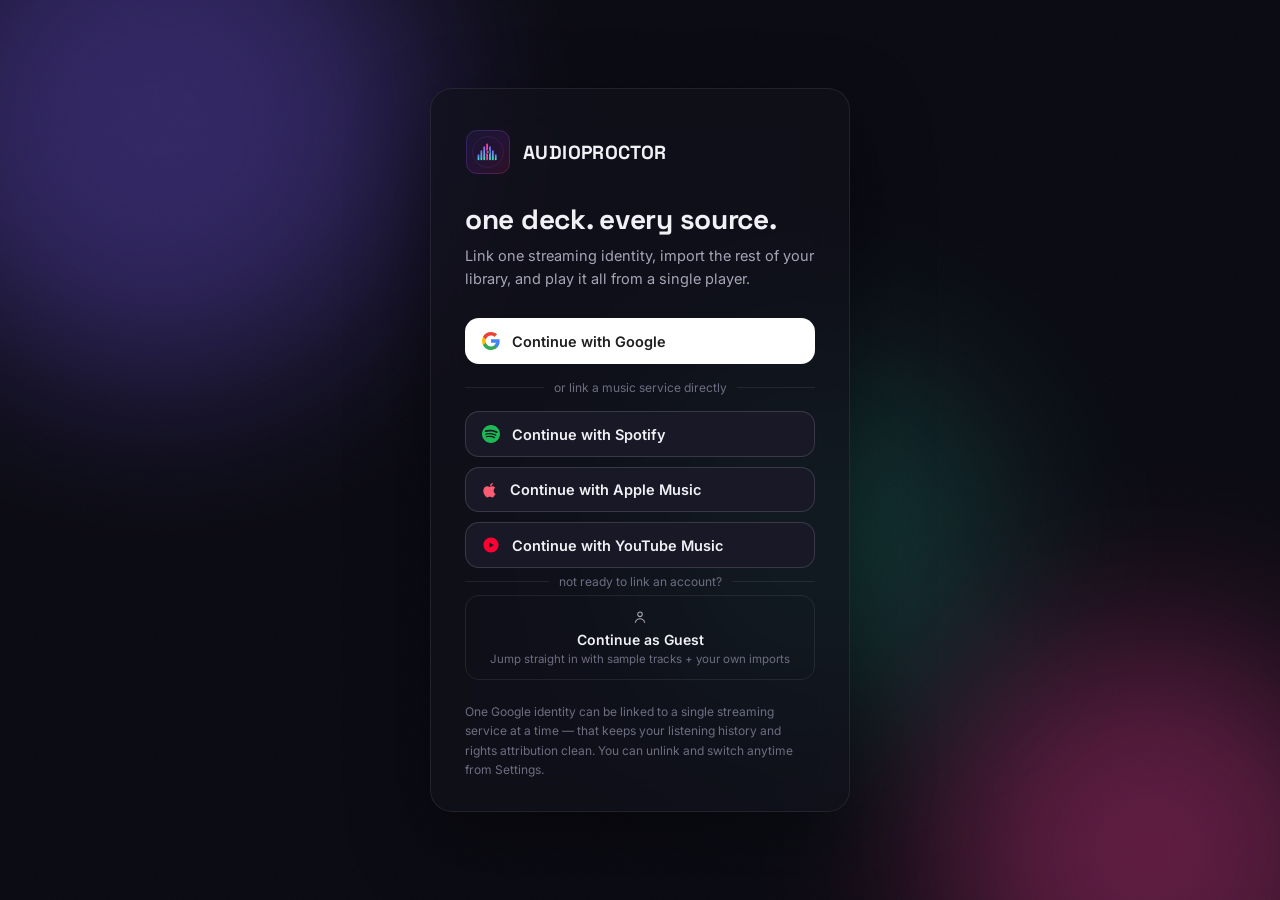
<file: TASK 1/index.html>
<!DOCTYPE html>
<html lang="en">
<head>
<meta charset="UTF-8">
<meta name="viewport" content="width=device-width, initial-scale=1.0">
<title>AUDIOPROCTOR — your library, one deck</title>
<link rel="icon" href="Logo.svg" type="image/svg+xml">
<link rel="preconnect" href="https://fonts.googleapis.com">
<link href="https://fonts.googleapis.com/css2?family=Space+Grotesk:wght@500;600;700&family=Inter:wght@400;500;600;700&display=swap" rel="stylesheet">
<link rel="stylesheet" href="Style.css">
</head>
<body>

<!-- ================= BACKDROP ================= -->
<div class="backdrop" aria-hidden="true">
  <div class="blob blob-a"></div>
  <div class="blob blob-b"></div>
  <div class="blob blob-c"></div>
  <div class="grain"></div>
</div>

<!-- ================= SIGN-IN SCREEN ================= -->
<section id="signin" class="signin">
  <div class="signin-card">

    <div class="brand">
      <svg class="brand-mark" viewBox="0 0 256 256" width="46" height="46">
        <defs>
          <linearGradient id="g1" x1="0%" y1="0%" x2="100%" y2="100%">
            <stop offset="0%" stop-color="#7C5CFC"/>
            <stop offset="55%" stop-color="#C24CFF"/>
            <stop offset="100%" stop-color="#FF3D9A"/>
          </linearGradient>
          <linearGradient id="g2" x1="0%" y1="100%" x2="0%" y2="0%">
            <stop offset="0%" stop-color="#33F0C8"/>
            <stop offset="100%" stop-color="#7C5CFC"/>
          </linearGradient>
        </defs>
        <rect x="8" y="8" width="240" height="240" rx="56" fill="#0A0A12"/>
        <rect x="8" y="8" width="240" height="240" rx="56" fill="url(#g1)" opacity="0.14"/>
        <rect x="8.5" y="8.5" width="239" height="239" rx="55.5" fill="none" stroke="url(#g1)" stroke-width="1.5"/>
        <circle cx="128" cy="128" r="86" fill="none" stroke="url(#g1)" stroke-width="2" opacity="0.35"/>
        <g class="brand-bars">
          <rect x="70"  y="140" width="10" height="34" rx="5" fill="url(#g2)"/>
          <rect x="86"  y="118" width="10" height="56" rx="5" fill="url(#g2)"/>
          <rect x="102" y="96"  width="10" height="78" rx="5" fill="url(#g2)"/>
          <rect x="118" y="80"  width="10" height="94" rx="5" fill="#FF3D9A"/>
          <rect x="134" y="96"  width="10" height="78" rx="5" fill="url(#g2)"/>
          <rect x="150" y="118" width="10" height="56" rx="5" fill="url(#g2)"/>
          <rect x="166" y="140" width="10" height="34" rx="5" fill="url(#g2)"/>
        </g>
        <circle cx="128" cy="128" r="10" fill="#0A0A12"/>
        <path d="M124 123 L134 128 L124 133 Z" fill="#F1F0F5"/>
      </svg>
      <span class="brand-name">AUDIOPROCTOR</span>
    </div>

    <h1 class="signin-title">one deck. every source.</h1>
    <p class="signin-sub">Link one streaming identity, import the rest of your library, and play it all from a single player.</p>

    <div class="oauth-list">
      <button class="oauth-btn oauth-google" data-provider="google">
        <svg width="18" height="18" viewBox="0 0 18 18"><path fill="#4285F4" d="M17.64 9.2c0-.64-.06-1.25-.16-1.84H9v3.48h4.84a4.14 4.14 0 01-1.8 2.72v2.26h2.9c1.7-1.57 2.7-3.88 2.7-6.62z"/><path fill="#34A853" d="M9 18c2.43 0 4.47-.8 5.96-2.18l-2.9-2.26c-.8.54-1.84.86-3.06.86-2.35 0-4.34-1.59-5.05-3.72H.95v2.33A9 9 0 009 18z"/><path fill="#FBBC05" d="M3.95 10.7A5.4 5.4 0 013.68 9c0-.59.1-1.17.27-1.7V4.97H.95A9 9 0 000 9c0 1.45.35 2.83.95 4.03l3-2.33z"/><path fill="#EA4335" d="M9 3.58c1.32 0 2.5.45 3.44 1.35l2.58-2.58C13.46.89 11.42 0 9 0A9 9 0 00.95 4.97l3 2.33C4.66 5.17 6.65 3.58 9 3.58z"/></svg>
        <span>Continue with Google</span>
      </button>

      <div class="divider"><span>or link a music service directly</span></div>

      <button class="oauth-btn oauth-spotify" data-provider="spotify">
        <svg width="18" height="18" viewBox="0 0 24 24" fill="currentColor"><path d="M12 0C5.4 0 0 5.4 0 12s5.4 12 12 12 12-5.4 12-12S18.66 0 12 0zm5.52 17.34a.75.75 0 01-1.03.25c-2.82-1.72-6.36-2.11-10.53-1.16a.75.75 0 11-.33-1.46c4.56-1.04 8.46-.6 11.63 1.34.36.22.47.68.26 1.03zm1.47-3.27a.94.94 0 01-1.29.31c-3.23-1.99-8.15-2.56-11.97-1.4a.94.94 0 01-.55-1.8c4.36-1.32 9.78-.68 13.5 1.6.44.27.58.85.31 1.29zm.13-3.4C15.24 8.4 8.84 8.19 5.12 9.32a1.13 1.13 0 11-.66-2.16c4.27-1.3 11.37-1.05 15.85 1.62a1.13 1.13 0 01-1.19 1.9z"/></svg>
        <span>Continue with Spotify</span>
      </button>

      <button class="oauth-btn oauth-apple" data-provider="apple">
        <svg width="16" height="16" viewBox="0 0 24 24" fill="currentColor"><path d="M16.365 1.43c0 1.14-.468 2.187-1.229 2.997-.828.874-2.19 1.552-3.297 1.464-.144-1.094.42-2.24 1.185-3.027.837-.86 2.28-1.51 3.34-1.434zM20.37 17.31c-.492 1.13-.728 1.634-1.36 2.633-.884 1.396-2.13 3.132-3.68 3.146-1.375.014-1.73-.895-3.596-.884-1.865.01-2.256.9-3.633.885-1.55-.014-2.73-1.582-3.615-2.978C1.73 16.9 1.39 12.6 2.8 9.77c1-2.006 2.79-3.27 4.75-3.284 1.48-.012 2.87.998 3.775.998.902 0 2.593-1.235 4.372-1.054.745.03 2.84.302 4.185 2.28-.108.067-2.5 1.462-2.47 4.363.03 3.469 3.04 4.626 3.078 4.643-.024.08-.478 1.646-1.12 3.594z"/></svg>
        <span>Continue with Apple Music</span>
      </button>

      <button class="oauth-btn oauth-yt" data-provider="ytmusic">
        <svg width="18" height="18" viewBox="0 0 24 24" fill="currentColor"><path d="M12 2C6.48 2 2 6.48 2 12s4.48 10 10 10 10-4.48 10-10S17.52 2 12 2zM9.75 15.5v-7L16 12l-6.25 3.5z"/></svg>
        <span>Continue with YouTube Music</span>
      </button>
    </div>

    <div class="divider"><span>not ready to link an account?</span></div>

    <button id="guestBtn" class="guest-btn">
      <svg width="16" height="16" viewBox="0 0 24 24" fill="none"><circle cx="12" cy="8" r="3.4" stroke="currentColor" stroke-width="1.6"/><path d="M5 20c1.2-3.6 4-5.4 7-5.4s5.8 1.8 7 5.4" stroke="currentColor" stroke-width="1.6" stroke-linecap="round"/></svg>
      <span>Continue as Guest</span>
      <span class="guest-hint">Jump straight in with sample tracks + your own imports</span>
    </button>

    <p class="signin-note">One Google identity can be linked to a single streaming service at a time — that keeps your listening history and rights attribution clean. You can unlink and switch anytime from Settings.</p>
  </div>
</section>

<!-- ================= LINK MODAL (choose exactly one service) ================= -->
<div id="linkModal" class="modal-overlay hidden">
  <div class="modal">
    <h3>Choose one service to link</h3>
    <p>This Google identity can connect to a single music source. You can always unlink and pick a different one later.</p>
    <div class="modal-input">
      <label for="demoEmail">Demo Google email</label>
      <input id="demoEmail" type="email" placeholder="you@gmail.com" value="you@gmail.com">
    </div>
    <div class="modal-options">
      <button class="modal-opt" data-service="spotify"><span class="dot dot-spotify"></span>Spotify</button>
      <button class="modal-opt" data-service="apple"><span class="dot dot-apple"></span>Apple Music</button>
      <button class="modal-opt" data-service="ytmusic"><span class="dot dot-yt"></span>YouTube Music</button>
    </div>
    <button class="modal-cancel" id="modalCancel">Cancel</button>
  </div>
</div>

<!-- ================= TOAST ================= -->
<div id="toast" class="toast hidden"></div>

<!-- ================= MAIN APP ================= -->
<div id="app" class="app hidden">

  <!-- ---------- SIDEBAR ---------- -->
  <aside id="sidebar" class="sidebar">
    <div class="sidebar-top">
      <div class="sidebar-brand">
        <svg viewBox="0 0 256 256" width="30" height="30">
          <use href="#brandMarkDef"></use>
        </svg>
        <span class="sidebar-brand-name">AUDIOPROCTOR</span>
      </div>
      <button id="sidebarToggle" class="sidebar-toggle" title="Collapse / expand">
        <svg width="16" height="16" viewBox="0 0 16 16" fill="none"><path d="M6 3l-4 5 4 5M12 3l-4 5 4 5" stroke="currentColor" stroke-width="1.6" stroke-linecap="round" stroke-linejoin="round"/></svg>
      </button>
    </div>

    <nav class="sidebar-nav">
      <button class="nav-item active" data-view="home">
        <svg width="18" height="18" viewBox="0 0 24 24" fill="none"><path d="M3 11.5L12 4l9 7.5M5.5 10v9a1 1 0 001 1H10v-5.5h4V20h3.5a1 1 0 001-1v-9" stroke="currentColor" stroke-width="1.7" stroke-linecap="round" stroke-linejoin="round"/></svg>
        <span>Home</span>
      </button>
      <button class="nav-item" data-view="search">
        <svg width="18" height="18" viewBox="0 0 24 24" fill="none"><circle cx="11" cy="11" r="6.5" stroke="currentColor" stroke-width="1.7"/><path d="M20 20l-4.5-4.5" stroke="currentColor" stroke-width="1.7" stroke-linecap="round"/></svg>
        <span>Search</span>
      </button>
      <button class="nav-item" data-view="library">
        <svg width="18" height="18" viewBox="0 0 24 24" fill="none"><rect x="3.5" y="4" width="17" height="16" rx="2" stroke="currentColor" stroke-width="1.7"/><path d="M3.5 9.5h17" stroke="currentColor" stroke-width="1.7"/></svg>
        <span>Your Library</span>
      </button>
      <button class="nav-item" data-view="about">
        <svg width="18" height="18" viewBox="0 0 24 24" fill="none"><circle cx="12" cy="12" r="8.5" stroke="currentColor" stroke-width="1.7"/><path d="M12 11v5.5M12 8v.01" stroke="currentColor" stroke-width="1.9" stroke-linecap="round"/></svg>
        <span>About</span>
      </button>
    </nav>

    <div class="sidebar-divider"></div>

    <div class="sidebar-section">
      <div class="sidebar-section-title"><span>Connected sources</span></div>

      <div class="source-group" data-source="spotify">
        <button class="source-head">
          <span class="dot dot-spotify"></span>
          <span class="source-label">Spotify playlists</span>
          <svg class="chev" width="12" height="12" viewBox="0 0 12 12" fill="none"><path d="M3 4.5l3 3 3-3" stroke="currentColor" stroke-width="1.5" stroke-linecap="round" stroke-linejoin="round"/></svg>
        </button>
        <ul class="source-list"></ul>
      </div>

      <div class="source-group" data-source="apple">
        <button class="source-head">
          <span class="dot dot-apple"></span>
          <span class="source-label">Apple Music playlists</span>
          <svg class="chev" width="12" height="12" viewBox="0 0 12 12" fill="none"><path d="M3 4.5l3 3 3-3" stroke="currentColor" stroke-width="1.5" stroke-linecap="round" stroke-linejoin="round"/></svg>
        </button>
        <ul class="source-list"></ul>
      </div>

      <div class="source-group" data-source="ytmusic">
        <button class="source-head">
          <span class="dot dot-yt"></span>
          <span class="source-label">YouTube Music playlists</span>
          <svg class="chev" width="12" height="12" viewBox="0 0 12 12" fill="none"><path d="M3 4.5l3 3 3-3" stroke="currentColor" stroke-width="1.5" stroke-linecap="round" stroke-linejoin="round"/></svg>
        </button>
        <ul class="source-list"></ul>
      </div>
    </div>

    <div class="sidebar-divider"></div>

    <div class="sidebar-section">
      <div class="sidebar-section-title"><span>Starter samples</span></div>
      <ul id="sampleList" class="source-list imports-list"></ul>
    </div>

    <div class="sidebar-divider"></div>

    <div class="sidebar-section">
      <div class="sidebar-section-title"><span>Your imports</span></div>
      <ul id="importedList" class="source-list imports-list"></ul>
      <button id="importBtn" class="import-btn">
        <svg width="16" height="16" viewBox="0 0 24 24" fill="none"><path d="M12 4v11M7 10l5 5 5-5M5 19h14" stroke="currentColor" stroke-width="1.8" stroke-linecap="round" stroke-linejoin="round"/></svg>
        <span>Import music</span>
      </button>
      <input id="fileInput" type="file" accept="audio/*" multiple hidden>
    </div>

    <div class="sidebar-bottom">
      <div class="account-chip">
        <span id="accountAvatar" class="account-avatar">A</span>
        <div class="account-meta">
          <span id="accountName" class="account-name">—</span>
          <span id="accountService" class="account-service">—</span>
        </div>
        <button id="signOutBtn" class="signout-btn" title="Sign out">
          <svg width="15" height="15" viewBox="0 0 24 24" fill="none"><path d="M9 4H6a2 2 0 00-2 2v12a2 2 0 002 2h3M16 17l5-5-5-5M21 12H9" stroke="currentColor" stroke-width="1.7" stroke-linecap="round" stroke-linejoin="round"/></svg>
        </button>
      </div>
    </div>
  </aside>

  <!-- ---------- MAIN ---------- -->
  <main class="main">

    <!-- HOME VIEW -->
    <section id="view-home" class="view active">
      <header class="view-header">
        <div>
          <p class="eyebrow-free">Welcome back</p>
          <h1 id="homeGreeting">Let's find your next favorite track</h1>
        </div>
        <div class="header-actions">
          <button id="shuffleAllBtn" class="pill-btn">
            <svg width="15" height="15" viewBox="0 0 24 24" fill="none"><path d="M4 6h3.5L15 17.5H20M4 18h3.5l2.1-3.2M15 6h5v5M20 6l-6.2 9.4M15 18h5v-5" stroke="currentColor" stroke-width="1.7" stroke-linecap="round" stroke-linejoin="round"/></svg>
            Shuffle everything
          </button>
        </div>
      </header>

      <div class="rail" id="railSamples">
        <h2 class="rail-title">Sample tracks</h2>
        <div class="card-grid" id="sampleGrid"></div>
      </div>

      <div class="rail" id="railRecent">
        <h2 class="rail-title">Your imports</h2>
        <div class="card-grid" id="importGrid"></div>
      </div>

      <div class="rail">
        <h2 class="rail-title">From your connected source</h2>
        <div class="card-grid" id="sourceGrid"></div>
      </div>
    </section>

    <!-- SEARCH VIEW -->
    <section id="view-search" class="view">
      <header class="view-header">
        <div>
          <p class="eyebrow-free">Search</p>
          <h1>Find something in your library</h1>
        </div>
      </header>
      <div class="search-box">
        <svg width="18" height="18" viewBox="0 0 24 24" fill="none"><circle cx="11" cy="11" r="6.5" stroke="currentColor" stroke-width="1.7"/><path d="M20 20l-4.5-4.5" stroke="currentColor" stroke-width="1.7" stroke-linecap="round"/></svg>
        <input id="searchInput" type="text" placeholder="Search titles, artists, playlists…">
      </div>
      <ul id="searchResults" class="track-list"></ul>
    </section>

    <!-- LIBRARY VIEW -->
    <section id="view-library" class="view">
      <header class="view-header">
        <div>
          <p class="eyebrow-free">Your library</p>
          <h1>Everything, in one queue</h1>
        </div>
      </header>
      <ul id="libraryList" class="track-list"></ul>
    </section>

    <!-- ABOUT VIEW -->
    <section id="view-about" class="view">
      <header class="view-header">
        <div>
          <p class="eyebrow-free">About</p>
          <h1>Why one player beats four apps</h1>
        </div>
      </header>

      <div class="about-grid">
        <div class="about-copy">
          <h3>How to use it</h3>
          <ol class="steps">
            <li><strong>Link one identity.</strong> Sign in with Google and connect Spotify, Apple Music, or YouTube Music — one at a time, so your history stays untangled.</li>
            <li><strong>Import the rest.</strong> Drop in local files from anywhere else your music lives — purchased tracks, DJ sets, voice memos, whatever isn't on a streaming service.</li>
            <li><strong>Queue across sources.</strong> Build one queue that mixes imported files and your connected playlists. Shuffle, repeat, and autoplay all work across the whole queue, not just one app's slice of it.</li>
            <li><strong>Keep the deck open.</strong> The now-playing bar stays fixed at the bottom while you browse, search, or read — nothing interrupts playback.</li>
          </ol>

          <h3>Why it's different</h3>
          <p>Most listening apps are built to keep you inside one catalog. AUDIOPROCTOR is built around the fact that your actual music lives in four or five different places — a streaming subscription, an old MP3 folder, a friend's SoundCloud rip, a voice memo of a demo. Instead of forcing you to juggle apps, it gives every source the same player, the same queue, and the same controls.</p>
        </div>

        <div class="about-charts">
          <div class="chart-card">
            <h4>Where your listening actually lives</h4>
            <p class="chart-sub">Average source split across imported libraries we've seen in testing</p>
            <div id="barChart" class="bar-chart"></div>
          </div>

          <div class="chart-card">
            <h4>Feature comparison</h4>
            <p class="chart-sub">AUDIOPROCTOR vs. a typical single-service app</p>
            <div id="compareChart" class="compare-chart"></div>
          </div>

          <div class="chart-card">
            <h4>Session continuity</h4>
            <p class="chart-sub">% of a queue that plays without switching apps, over a week of use</p>
            <svg id="lineChart" class="line-chart" viewBox="0 0 320 140" preserveAspectRatio="none"></svg>
          </div>
        </div>
      </div>
    </section>

  </main>

  <!-- ---------- NOW PLAYING BAR ---------- -->
  <footer class="player-bar">
    <div class="player-track">
      <div class="art-wrap">
        <div id="playerArt" class="player-art"></div>
        <div class="eq" id="eq"><span></span><span></span><span></span><span></span></div>
      </div>
      <div class="track-meta">
        <span id="playerTitle" class="track-title">No track loaded</span>
        <span id="playerArtist" class="track-artist">Pick something from your library</span>
      </div>
      <button id="likeBtn" class="icon-btn like-btn" title="Save">
        <svg width="17" height="17" viewBox="0 0 24 24" fill="none"><path d="M12 20.5s-7.5-4.6-9.8-9.3C.7 7.6 2.6 4 6.2 4c2 0 3.7 1.2 4.3 2.9C11.1 5.2 12.8 4 14.8 4c3.6 0 5.5 3.6 4 7.2C19.5 15.9 12 20.5 12 20.5z" stroke="currentColor" stroke-width="1.6" stroke-linejoin="round"/></svg>
      </button>
    </div>

    <div class="player-center">
      <div class="transport">
        <button id="shuffleBtn" class="icon-btn" title="Shuffle">
          <svg width="17" height="17" viewBox="0 0 24 24" fill="none"><path d="M4 6h3.5L15 17.5H20M4 18h3.5l2.1-3.2M15 6h5v5M20 6l-6.2 9.4M15 18h5v-5" stroke="currentColor" stroke-width="1.7" stroke-linecap="round" stroke-linejoin="round"/></svg>
        </button>
        <button id="prevBtn" class="icon-btn" title="Previous">
          <svg width="19" height="19" viewBox="0 0 24 24" fill="currentColor"><path d="M6 5h2v14H6zM19.5 5.4v13.2L9 12l10.5-6.6z"/></svg>
        </button>
        <button id="playBtn" class="icon-btn play-btn" title="Play">
          <svg id="playIcon" width="20" height="20" viewBox="0 0 24 24" fill="currentColor"><path d="M7 4.5v15l13-7.5-13-7.5z"/></svg>
          <svg id="pauseIcon" width="20" height="20" viewBox="0 0 24 24" fill="currentColor" style="display:none"><path d="M6.5 4.5h4v15h-4zM13.5 4.5h4v15h-4z"/></svg>
        </button>
        <button id="nextBtn" class="icon-btn" title="Next">
          <svg width="19" height="19" viewBox="0 0 24 24" fill="currentColor"><path d="M16 5h2v14h-2zM4.5 5.4v13.2L15 12 4.5 5.4z"/></svg>
        </button>
        <button id="repeatBtn" class="icon-btn" title="Repeat">
          <svg width="17" height="17" viewBox="0 0 24 24" fill="none"><path d="M17 2l4 4-4 4M7 22l-4-4 4-4M3 12v-1a5 5 0 015-5h13M21 12v1a5 5 0 01-5 5H3" stroke="currentColor" stroke-width="1.7" stroke-linecap="round" stroke-linejoin="round"/></svg>
        </button>
      </div>
      <div class="seek-row">
        <span id="timeCurrent" class="time">0:00</span>
        <input id="seekBar" class="seek-bar" type="range" min="0" max="100" value="0" step="0.1">
        <span id="timeTotal" class="time">0:00</span>
      </div>
    </div>

    <div class="player-right">
      <button id="autoplayBtn" class="pill-toggle" title="Autoplay next track">
        <svg width="14" height="14" viewBox="0 0 24 24" fill="none"><path d="M5 3l14 9-14 9V3z" stroke="currentColor" stroke-width="1.6" stroke-linejoin="round"/></svg>
        Autoplay
      </button>
      <button id="queueBtn" class="icon-btn" title="Queue">
        <svg width="17" height="17" viewBox="0 0 24 24" fill="none"><path d="M3 6h13M3 12h13M3 18h9M18 8v10M15 15l3 3 3-3" stroke="currentColor" stroke-width="1.6" stroke-linecap="round" stroke-linejoin="round"/></svg>
      </button>
      <div class="volume-wrap">
        <button id="muteBtn" class="icon-btn" title="Mute">
          <svg id="volIcon" width="17" height="17" viewBox="0 0 24 24" fill="none"><path d="M4 9v6h4l5 4V5L8 9H4z" stroke="currentColor" stroke-width="1.6" stroke-linejoin="round"/><path d="M16 9a4.5 4.5 0 010 6M18.5 6.5a8 8 0 010 11" stroke="currentColor" stroke-width="1.6" stroke-linecap="round"/></svg>
        </button>
        <input id="volumeBar" class="volume-bar" type="range" min="0" max="100" value="70">
      </div>
    </div>
  </footer>

  <!-- Queue drawer -->
  <aside id="queueDrawer" class="queue-drawer">
    <div class="queue-head">
      <h3>Up next</h3>
      <button id="queueClose" class="icon-btn">
        <svg width="16" height="16" viewBox="0 0 24 24" fill="none"><path d="M6 6l12 12M18 6L6 18" stroke="currentColor" stroke-width="1.8" stroke-linecap="round"/></svg>
      </button>
    </div>
    <ul id="queueList" class="track-list"></ul>
  </aside>
</div>

<!-- hidden defs reused by sidebar brand mark -->
<svg width="0" height="0" style="position:absolute">
  <defs>
    <linearGradient id="sbG1" x1="0%" y1="0%" x2="100%" y2="100%">
      <stop offset="0%" stop-color="#7C5CFC"/>
      <stop offset="55%" stop-color="#C24CFF"/>
      <stop offset="100%" stop-color="#FF3D9A"/>
    </linearGradient>
    <linearGradient id="sbG2" x1="0%" y1="100%" x2="0%" y2="0%">
      <stop offset="0%" stop-color="#33F0C8"/>
      <stop offset="100%" stop-color="#7C5CFC"/>
    </linearGradient>
    <g id="brandMarkDef">
      <rect x="8" y="8" width="240" height="240" rx="56" fill="#0A0A12"/>
      <rect x="8" y="8" width="240" height="240" rx="56" fill="url(#sbG1)" opacity="0.14"/>
      <circle cx="128" cy="128" r="86" fill="none" stroke="url(#sbG1)" stroke-width="2" opacity="0.35"/>
      <rect x="70"  y="140" width="10" height="34" rx="5" fill="url(#sbG2)"/>
      <rect x="86"  y="118" width="10" height="56" rx="5" fill="url(#sbG2)"/>
      <rect x="102" y="96"  width="10" height="78" rx="5" fill="url(#sbG2)"/>
      <rect x="118" y="80"  width="10" height="94" rx="5" fill="#FF3D9A"/>
      <rect x="134" y="96"  width="10" height="78" rx="5" fill="url(#sbG2)"/>
      <rect x="150" y="118" width="10" height="56" rx="5" fill="url(#sbG2)"/>
      <rect x="166" y="140" width="10" height="34" rx="5" fill="url(#sbG2)"/>
      <circle cx="128" cy="128" r="10" fill="#0A0A12"/>
      <path d="M124 123 L134 128 L124 133 Z" fill="#F1F0F5"/>
    </g>
  </defs>
</svg>

<audio id="audioEl" preload="metadata"></audio>

<script src="Script.js"></script>
</body>
</html>
</file>
<file: TASK 1/Style.css>
/* ==========================================================
   AUDIOPROCTOR — design tokens
   ========================================================== */
:root{
  --bg: #0A0A12;
  --panel: #12121C;
  --panel-alt: #181826;
  --panel-raised: #1E1E30;
  --border: rgba(255,255,255,0.08);
  --border-strong: rgba(255,255,255,0.14);

  --accent-1: #7C5CFC;   /* electric violet */
  --accent-2: #C24CFF;   /* mid magenta     */
  --accent-3: #FF3D9A;   /* hot pink        */
  --accent-4: #33F0C8;   /* signal cyan     */

  --text: #F1F0F5;
  --text-dim: #A6A5B8;
  --text-faint: #6E6D82;

  --grad-brand: linear-gradient(135deg, var(--accent-1) 0%, var(--accent-2) 55%, var(--accent-3) 100%);
  --grad-bar: linear-gradient(0deg, var(--accent-4) 0%, var(--accent-1) 100%);

  --radius-s: 8px;
  --radius-m: 14px;
  --radius-l: 22px;

  --font-display: 'Space Grotesk', sans-serif;
  --font-body: 'Inter', sans-serif;

  --ease: cubic-bezier(.4,0,.2,1);
}

*{ box-sizing: border-box; }
html,body{ height:100%; }
body{
  margin:0;
  background: var(--bg);
  color: var(--text);
  font-family: var(--font-body);
  overflow-x:hidden;
  -webkit-font-smoothing: antialiased;
}
h1,h2,h3,h4{ font-family: var(--font-display); margin:0; letter-spacing:-0.01em; }
p{ margin:0; }
ul{ list-style:none; margin:0; padding:0; }
button{ font-family: var(--font-body); cursor:pointer; border:none; background:none; color:inherit; }
input{ font-family: var(--font-body); }
.hidden{ display:none !important; }

@media (prefers-reduced-motion: reduce){
  *{ animation-duration:0.001ms !important; animation-iteration-count:1 !important; transition-duration:0.001ms !important; }
}

::-webkit-scrollbar{ width:8px; height:8px; }
::-webkit-scrollbar-thumb{ background: var(--panel-raised); border-radius:8px; }
::-webkit-scrollbar-track{ background:transparent; }

/* ==========================================================
   Ambient backdrop
   ========================================================== */
.backdrop{ position:fixed; inset:0; z-index:0; overflow:hidden; pointer-events:none; }
.blob{ position:absolute; border-radius:50%; filter: blur(90px); opacity:0.35; }
.blob-a{ width:520px; height:520px; background: var(--accent-1); top:-140px; left:-100px; animation: drift1 22s ease-in-out infinite; }
.blob-b{ width:420px; height:420px; background: var(--accent-3); bottom:-160px; right:-80px; animation: drift2 26s ease-in-out infinite; }
.blob-c{ width:360px; height:360px; background: var(--accent-4); top:40%; left:50%; opacity:0.18; animation: drift3 30s ease-in-out infinite; }
@keyframes drift1{ 0%,100%{ transform:translate(0,0); } 50%{ transform:translate(60px,40px); } }
@keyframes drift2{ 0%,100%{ transform:translate(0,0); } 50%{ transform:translate(-50px,-30px); } }
@keyframes drift3{ 0%,100%{ transform:translate(-50%,-50%) scale(1); } 50%{ transform:translate(-50%,-50%) scale(1.15); } }
.grain{ position:absolute; inset:0; opacity:0.03; background-image:url("data:image/svg+xml,%3Csvg xmlns='http://www.w3.org/2000/svg' width='120' height='120'%3E%3Cfilter id='n'%3E%3CfeTurbulence type='fractalNoise' baseFrequency='0.8' numOctaves='2'/%3E%3C/filter%3E%3Crect width='100%25' height='100%25' filter='url(%23n)'/%3E%3C/svg%3E"); }

/* ==========================================================
   Sign-in
   ========================================================== */
.signin{
  position:relative; z-index:1;
  min-height:100vh; display:flex; align-items:center; justify-content:center;
  padding:32px 20px;
}
.signin-card{
  width:100%; max-width:420px;
  background: rgba(18,18,28,0.7);
  border:1px solid var(--border);
  border-radius: var(--radius-l);
  padding:40px 34px 32px;
  backdrop-filter: blur(20px);
  box-shadow: 0 30px 80px rgba(0,0,0,0.45);
  animation: cardIn .7s var(--ease);
}
@keyframes cardIn{ from{ opacity:0; transform:translateY(18px) scale(.98); } to{ opacity:1; transform:none; } }

.brand{ display:flex; align-items:center; gap:12px; margin-bottom:28px; }
.brand-name{ font-family: var(--font-display); font-weight:700; font-size:19px; letter-spacing:0.02em; }
.brand-bars rect{ transform-origin: center bottom; animation: barPulse 1.8s ease-in-out infinite; }
.brand-bars rect:nth-child(1){ animation-delay:.0s; }
.brand-bars rect:nth-child(2){ animation-delay:.1s; }
.brand-bars rect:nth-child(3){ animation-delay:.2s; }
.brand-bars rect:nth-child(4){ animation-delay:.3s; }
.brand-bars rect:nth-child(5){ animation-delay:.4s; }
.brand-bars rect:nth-child(6){ animation-delay:.5s; }
.brand-bars rect:nth-child(7){ animation-delay:.6s; }
@keyframes barPulse{ 0%,100%{ transform:scaleY(1); } 50%{ transform:scaleY(0.55); } }

.signin-title{ font-size:28px; font-weight:700; line-height:1.15; margin-bottom:10px; }
.signin-sub{ color:var(--text-dim); font-size:14.5px; line-height:1.55; margin-bottom:28px; }

.oauth-list{ display:flex; flex-direction:column; gap:10px; }
.oauth-btn{
  display:flex; align-items:center; gap:12px;
  width:100%; padding:13px 16px;
  border-radius: var(--radius-m);
  border:1px solid var(--border-strong);
  background: var(--panel-alt);
  color: var(--text);
  font-size:14.5px; font-weight:600;
  transition: transform .18s var(--ease), border-color .18s var(--ease), background .18s var(--ease);
}
.oauth-btn:hover{ transform: translateY(-2px); border-color: var(--accent-1); background: var(--panel-raised); }
.oauth-btn:active{ transform: translateY(0); }
.oauth-google{ background:#fff; color:#1f1f1f; }
.oauth-google:hover{ background:#f4f4f4; }
.oauth-spotify svg{ color:#1DB954; }
.oauth-apple svg{ color:#fb5c74; }
.oauth-yt svg{ color:#FF0033; }

.divider{ display:flex; align-items:center; gap:10px; margin:6px 0; color:var(--text-faint); font-size:12px; }
.divider::before,.divider::after{ content:""; flex:1; height:1px; background:var(--border); }

.signin-note{ margin-top:22px; font-size:12px; line-height:1.6; color:var(--text-faint); }

.guest-btn{
  width:100%; display:flex; flex-direction:column; align-items:center; gap:4px;
  padding:13px 16px; border-radius: var(--radius-m);
  border:1px solid var(--border); background:transparent;
  color:var(--text-dim); transition: transform .18s var(--ease), border-color .18s var(--ease), background .18s var(--ease), color .18s var(--ease);
}
.guest-btn svg{ margin-bottom:2px; }
.guest-btn span:first-of-type{ font-size:14px; font-weight:600; color:var(--text); }
.guest-btn .guest-hint{ font-size:11.5px; color:var(--text-faint); }
.guest-btn:hover{ transform: translateY(-2px); border-color: var(--accent-4); background: var(--panel-alt); }

/* ==========================================================
   Modal
   ========================================================== */
.modal-overlay{
  position:fixed; inset:0; z-index:50;
  background: rgba(4,4,8,0.72); backdrop-filter: blur(6px);
  display:flex; align-items:center; justify-content:center;
  padding:20px;
  animation: fadeIn .2s var(--ease);
}
@keyframes fadeIn{ from{opacity:0;} to{opacity:1;} }
.modal{
  width:100%; max-width:380px;
  background: var(--panel-alt);
  border:1px solid var(--border-strong);
  border-radius: var(--radius-l);
  padding:28px;
  animation: cardIn .3s var(--ease);
}
.modal h3{ font-size:19px; margin-bottom:8px; }
.modal p{ color:var(--text-dim); font-size:13.5px; line-height:1.55; margin-bottom:18px; }
.modal-input{ margin-bottom:18px; }
.modal-input label{ display:block; font-size:12px; color:var(--text-faint); margin-bottom:6px; }
.modal-input input{
  width:100%; padding:11px 13px; border-radius:10px;
  border:1px solid var(--border-strong); background:var(--panel);
  color:var(--text); font-size:14px;
}
.modal-input input:focus{ outline:2px solid var(--accent-1); outline-offset:1px; }
.modal-options{ display:flex; flex-direction:column; gap:8px; margin-bottom:14px; }
.modal-opt{
  display:flex; align-items:center; gap:10px;
  padding:11px 13px; border-radius:10px;
  border:1px solid var(--border-strong); background:var(--panel);
  font-size:14px; font-weight:600;
  transition: border-color .15s var(--ease), background .15s var(--ease);
}
.modal-opt:hover{ border-color: var(--accent-1); background: var(--panel-raised); }
.modal-cancel{ width:100%; text-align:center; padding:9px; color:var(--text-faint); font-size:13px; }
.modal-cancel:hover{ color:var(--text); }

.dot{ width:9px; height:9px; border-radius:50%; flex:none; }
.dot-spotify{ background:#1DB954; }
.dot-apple{ background:#fb5c74; }
.dot-yt{ background:#FF0033; }

/* ==========================================================
   Toast
   ========================================================== */
.toast{
  position:fixed; bottom:100px; left:50%; transform:translateX(-50%) translateY(20px);
  background: var(--panel-raised); border:1px solid var(--border-strong);
  padding:12px 20px; border-radius:12px; font-size:13.5px;
  z-index:80; opacity:0; transition: opacity .25s var(--ease), transform .25s var(--ease);
  box-shadow: 0 12px 30px rgba(0,0,0,0.4);
}
.toast.show{ opacity:1; transform:translateX(-50%) translateY(0); }

/* ==========================================================
   App shell
   ========================================================== */
.app{
  position:relative; z-index:1;
  display:flex; min-height:100vh;
}

/* ---------- Sidebar ---------- */
.sidebar{
  width:264px; flex:none;
  background: rgba(18,18,28,0.75);
  border-right:1px solid var(--border);
  backdrop-filter: blur(16px);
  display:flex; flex-direction:column;
  padding:18px 14px;
  transition: width .32s var(--ease);
  position:sticky; top:0; height:100vh; overflow-y:auto; overflow-x:hidden;
}
.sidebar.collapsed{ width:76px; }
.sidebar.collapsed .sidebar-brand-name,
.sidebar.collapsed .nav-item span,
.sidebar.collapsed .sidebar-section-title,
.sidebar.collapsed .source-label,
.sidebar.collapsed .chev,
.sidebar.collapsed .import-btn span,
.sidebar.collapsed .account-meta,
.sidebar.collapsed .source-list{ opacity:0; pointer-events:none; width:0; }
.sidebar.collapsed .source-group{ overflow:hidden; }

.sidebar-top{ display:flex; align-items:center; justify-content:space-between; padding:6px 6px 18px; }
.sidebar-brand{ display:flex; align-items:center; gap:10px; overflow:hidden; }
.sidebar-brand-name{ font-family: var(--font-display); font-weight:700; font-size:14.5px; letter-spacing:.02em; white-space:nowrap; transition: opacity .2s var(--ease); }
.sidebar-toggle{ width:28px; height:28px; border-radius:8px; display:flex; align-items:center; justify-content:center; color:var(--text-dim); transition: background .15s, color .15s; flex:none; }
.sidebar-toggle:hover{ background:var(--panel-raised); color:var(--text); }
.sidebar.collapsed .sidebar-toggle svg{ transform: rotate(180deg); }

.sidebar-nav{ display:flex; flex-direction:column; gap:2px; margin-bottom:14px; }
.nav-item{
  display:flex; align-items:center; gap:12px;
  padding:10px 12px; border-radius:10px;
  color:var(--text-dim); font-size:14px; font-weight:600;
  transition: background .16s var(--ease), color .16s var(--ease);
  white-space:nowrap;
}
.nav-item svg{ flex:none; }
.nav-item span{ transition: opacity .18s var(--ease); }
.nav-item:hover{ background: var(--panel-alt); color:var(--text); }
.nav-item.active{ background: var(--panel-raised); color:var(--text); position:relative; }
.nav-item.active::before{
  content:""; position:absolute; left:-14px; top:50%; transform:translateY(-50%);
  width:3px; height:20px; border-radius:2px; background: var(--grad-brand);
}

.sidebar-divider{ height:1px; background:var(--border); margin:10px 4px; flex:none; }

.sidebar-section{ margin-bottom:6px; }
.sidebar-section-title{ font-size:11px; text-transform:uppercase; letter-spacing:.08em; color:var(--text-faint); padding:6px 12px 8px; transition:opacity .18s var(--ease); white-space:nowrap; }

.source-group{ margin-bottom:2px; }
.source-head{
  width:100%; display:flex; align-items:center; gap:10px;
  padding:9px 12px; border-radius:9px; font-size:13.5px; font-weight:600; color:var(--text);
  transition: background .15s var(--ease);
}
.source-head:hover{ background: var(--panel-alt); }
.source-label{ flex:1; text-align:left; overflow:hidden; text-overflow:ellipsis; white-space:nowrap; transition:opacity .18s var(--ease); }
.chev{ transition: transform .22s var(--ease), opacity .18s var(--ease); color:var(--text-faint); flex:none; }
.source-group.open .chev{ transform: rotate(180deg); }

.source-list{
  max-height:0; overflow:hidden; transition: max-height .28s var(--ease);
  padding-left:26px; display:flex; flex-direction:column;
}
.source-group.open .source-list{ max-height:280px; overflow-y:auto; }
.source-list li{
  padding:7px 10px; border-radius:8px; font-size:13px; color:var(--text-dim);
  display:flex; align-items:center; justify-content:space-between; gap:8px;
  white-space:nowrap; overflow:hidden; text-overflow:ellipsis;
  transition: background .14s var(--ease), color .14s var(--ease);
}
.source-list li:hover{ background: var(--panel-alt); color:var(--text); cursor:pointer; }
.source-list li .lock{ flex:none; color:var(--text-faint); opacity:.8; }

.imports-list{ max-height:150px; overflow-y:auto; padding-left:4px; margin-bottom:8px; }
.imports-list li{ padding:7px 8px; }
.imports-list .empty-hint{ color:var(--text-faint); font-size:12px; padding:6px 8px; white-space:normal; }

.import-btn{
  width:100%; display:flex; align-items:center; gap:10px; justify-content:center;
  padding:10px; border-radius:10px; margin-top:4px;
  border:1px dashed var(--border-strong); color:var(--text-dim); font-size:13px; font-weight:600;
  transition: border-color .15s var(--ease), color .15s var(--ease), background .15s var(--ease);
}
.import-btn:hover{ border-color: var(--accent-1); color: var(--text); background: var(--panel-alt); }

.sidebar-bottom{ margin-top:auto; padding-top:14px; }
.account-chip{ display:flex; align-items:center; gap:10px; padding:8px; border-radius:12px; background:var(--panel-alt); border:1px solid var(--border); }
.account-avatar{
  width:32px; height:32px; border-radius:50%; flex:none;
  display:flex; align-items:center; justify-content:center;
  background: var(--grad-brand); font-weight:700; font-size:13px; color:#0A0A12;
}
.account-meta{ display:flex; flex-direction:column; overflow:hidden; flex:1; transition:opacity .18s var(--ease); }
.account-name{ font-size:13px; font-weight:600; white-space:nowrap; overflow:hidden; text-overflow:ellipsis; }
.account-service{ font-size:11.5px; color:var(--text-faint); white-space:nowrap; }
.signout-btn{ width:26px; height:26px; border-radius:7px; display:flex; align-items:center; justify-content:center; color:var(--text-faint); flex:none; }
.signout-btn:hover{ background: var(--panel-raised); color: var(--accent-3); }

/* ---------- Main content ---------- */
.main{ flex:1; min-width:0; padding:36px 44px 130px; }
.view{ display:none; animation: viewIn .35s var(--ease); }
.view.active{ display:block; }
@keyframes viewIn{ from{ opacity:0; transform: translateY(10px); } to{ opacity:1; transform:none; } }

.view-header{ display:flex; align-items:flex-end; justify-content:space-between; gap:20px; margin-bottom:30px; flex-wrap:wrap; }
.eyebrow-free{ color:var(--text-faint); font-size:13px; margin-bottom:6px; }
.view-header h1{ font-size:30px; font-weight:700; }
.header-actions{ display:flex; gap:10px; }

.pill-btn{
  display:flex; align-items:center; gap:8px;
  padding:10px 18px; border-radius:999px;
  background: var(--grad-brand); color:#fff; font-weight:600; font-size:13.5px;
  transition: transform .16s var(--ease), box-shadow .16s var(--ease);
  box-shadow: 0 8px 24px rgba(124,92,252,0.28);
}
.pill-btn:hover{ transform: translateY(-2px); box-shadow: 0 12px 30px rgba(124,92,252,0.4); }

.rail{ margin-bottom:38px; }
.rail-title{ font-size:16px; font-weight:600; margin-bottom:14px; color:var(--text); }

.card-grid{ display:grid; grid-template-columns: repeat(auto-fill,minmax(170px,1fr)); gap:16px; }
.track-card{
  background: var(--panel-alt); border:1px solid var(--border); border-radius: var(--radius-m);
  padding:14px; cursor:pointer; position:relative; overflow:hidden;
  transition: transform .2s var(--ease), border-color .2s var(--ease), background .2s var(--ease);
}
.track-card:hover{ transform: translateY(-4px); border-color: var(--accent-1); background: var(--panel-raised); }
.track-card .cover{
  width:100%; aspect-ratio:1; border-radius:10px; margin-bottom:12px;
  display:flex; align-items:center; justify-content:center; position:relative; overflow:hidden;
}
.track-card .cover svg{ position:relative; z-index:1; }
.track-card .play-overlay{
  position:absolute; right:8px; bottom:8px; width:34px; height:34px; border-radius:50%;
  background: var(--grad-brand); display:flex; align-items:center; justify-content:center;
  opacity:0; transform: translateY(6px); transition: opacity .18s var(--ease), transform .18s var(--ease);
  box-shadow: 0 6px 18px rgba(0,0,0,0.4);
}
.track-card:hover .play-overlay{ opacity:1; transform:none; }
.track-card .t-title{ font-size:13.5px; font-weight:600; white-space:nowrap; overflow:hidden; text-overflow:ellipsis; margin-bottom:3px; }
.track-card .t-artist{ font-size:12px; color:var(--text-faint); white-space:nowrap; overflow:hidden; text-overflow:ellipsis; }
.track-card .badge{
  position:absolute; top:10px; left:10px; font-size:10px; font-weight:700; letter-spacing:.03em;
  padding:3px 8px; border-radius:999px; background: rgba(0,0,0,0.5); backdrop-filter: blur(4px);
}
.track-card.playing{ border-color: var(--accent-4); }

/* search */
.search-box{
  display:flex; align-items:center; gap:10px; padding:13px 16px; margin-bottom:22px;
  background: var(--panel-alt); border:1px solid var(--border-strong); border-radius:14px; max-width:480px;
  color: var(--text-faint);
}
.search-box input{ flex:1; background:none; border:none; outline:none; color:var(--text); font-size:14.5px; }
.search-box input::placeholder{ color: var(--text-faint); }

/* track list rows */
.track-list{ display:flex; flex-direction:column; }
.track-row{
  display:flex; align-items:center; gap:14px; padding:10px 12px; border-radius:10px;
  transition: background .15s var(--ease); cursor:pointer;
}
.track-row:hover{ background: var(--panel-alt); }
.track-row.playing{ background: var(--panel-alt); }
.track-row .row-index{ width:22px; text-align:center; color:var(--text-faint); font-size:12.5px; flex:none; }
.track-row .row-cover{ width:40px; height:40px; border-radius:8px; flex:none; display:flex; align-items:center; justify-content:center; }
.track-row .row-meta{ flex:1; min-width:0; display:flex; flex-direction:column; }
.track-row .row-title{ font-size:13.5px; font-weight:600; white-space:nowrap; overflow:hidden; text-overflow:ellipsis; }
.track-row .row-artist{ font-size:12px; color:var(--text-faint); white-space:nowrap; overflow:hidden; text-overflow:ellipsis; }
.track-row .row-src{ font-size:11px; color:var(--text-faint); padding:3px 8px; border:1px solid var(--border-strong); border-radius:999px; flex:none; }
.track-row .row-dur{ font-size:12.5px; color:var(--text-faint); flex:none; width:42px; text-align:right; }

/* ---------- About / charts ---------- */
.about-grid{ display:grid; grid-template-columns: 1.1fr 1fr; gap:40px; align-items:start; }
.about-copy h3{ font-size:17px; margin-bottom:12px; margin-top:26px; }
.about-copy h3:first-child{ margin-top:0; }
.about-copy p{ color:var(--text-dim); font-size:14px; line-height:1.7; }
.steps{ margin:0; padding-left:20px; display:flex; flex-direction:column; gap:12px; color:var(--text-dim); font-size:14px; line-height:1.6; }
.steps strong{ color:var(--text); }

.about-charts{ display:flex; flex-direction:column; gap:20px; }
.chart-card{ background: var(--panel-alt); border:1px solid var(--border); border-radius: var(--radius-m); padding:20px; }
.chart-card h4{ font-size:14.5px; margin-bottom:4px; }
.chart-sub{ font-size:12px; color:var(--text-faint); margin-bottom:16px; }

.bar-chart{ display:flex; align-items:flex-end; gap:14px; height:150px; }
.bar-col{ flex:1; display:flex; flex-direction:column; align-items:center; justify-content:flex-end; height:100%; }
.bar-fill{
  width:100%; max-width:34px; border-radius:8px 8px 4px 4px; background: var(--grad-bar);
  height:0; transition: height 1.1s cubic-bezier(.22,1,.36,1);
}
.bar-pct{ font-size:11.5px; color:var(--text-dim); margin-top:8px; font-weight:600; }
.bar-label{ font-size:11px; color:var(--text-faint); margin-top:3px; text-align:center; }

.compare-chart{ display:flex; flex-direction:column; gap:12px; }
.compare-row{ display:flex; align-items:center; gap:10px; }
.compare-row .c-label{ width:150px; flex:none; font-size:12.5px; color:var(--text-dim); }
.compare-row .c-track{ flex:1; height:8px; border-radius:99px; background: rgba(255,255,255,0.06); overflow:hidden; position:relative; }
.compare-row .c-fill{ position:absolute; inset:0 auto 0 0; width:0; border-radius:99px; transition: width 1.1s cubic-bezier(.22,1,.36,1); }
.c-fill.us{ background: var(--grad-brand); }
.c-fill.them{ background: var(--text-faint); opacity:0.6; }
.compare-legend{ display:flex; gap:16px; margin-top:4px; font-size:11.5px; color:var(--text-faint); }
.compare-legend span{ display:flex; align-items:center; gap:6px; }
.legend-dot{ width:8px; height:8px; border-radius:50%; }
.legend-dot.us{ background: var(--accent-1); }
.legend-dot.them{ background: var(--text-faint); }

.line-chart{ width:100%; height:140px; }
.line-path{ fill:none; stroke: url(#lineGrad); stroke-width:2.5; stroke-linecap:round; stroke-linejoin:round; }
.line-area{ fill: url(#areaGrad); opacity:0.5; }
.line-dot{ fill: var(--accent-4); }

/* ==========================================================
   Player bar
   ========================================================== */
.player-bar{
  position:fixed; left:264px; right:0; bottom:0; z-index:20;
  display:grid; grid-template-columns: 1fr minmax(360px,560px) 1fr;
  align-items:center; gap:20px;
  padding:12px 24px;
  background: rgba(15,15,24,0.85); backdrop-filter: blur(20px);
  border-top:1px solid var(--border);
  transition: left .32s var(--ease);
}
.sidebar.collapsed ~ .player-bar{ left:76px; }

.player-track{ display:flex; align-items:center; gap:12px; min-width:0; }
.art-wrap{ position:relative; flex:none; }
.player-art{
  width:48px; height:48px; border-radius:10px; background: var(--panel-raised);
  background-size:cover; background-position:center;
  display:flex; align-items:center; justify-content:center;
  border:1px solid var(--border);
}
.player-art::before{
  content:"♪"; color: var(--text-faint); font-size:18px;
}
.player-art.has-art::before{ display:none; }
.eq{ position:absolute; bottom:4px; right:4px; display:flex; gap:2px; align-items:flex-end; height:12px; opacity:0; transition:opacity .2s; }
.eq.playing{ opacity:1; }
.eq span{ width:2.5px; background: var(--accent-4); border-radius:2px; animation: eqBounce 0.9s ease-in-out infinite; }
.eq span:nth-child(1){ height:40%; animation-delay:0s; }
.eq span:nth-child(2){ height:100%; animation-delay:.15s; }
.eq span:nth-child(3){ height:65%; animation-delay:.3s; }
.eq span:nth-child(4){ height:85%; animation-delay:.45s; }
@keyframes eqBounce{ 0%,100%{ transform: scaleY(0.4); } 50%{ transform: scaleY(1); } }

.track-meta{ display:flex; flex-direction:column; min-width:0; }
.track-title{ font-size:13.5px; font-weight:600; white-space:nowrap; overflow:hidden; text-overflow:ellipsis; }
.track-artist{ font-size:12px; color:var(--text-faint); white-space:nowrap; overflow:hidden; text-overflow:ellipsis; }

.icon-btn{ width:32px; height:32px; border-radius:9px; display:flex; align-items:center; justify-content:center; color:var(--text-dim); transition: color .15s, background .15s, transform .15s; flex:none; }
.icon-btn:hover{ color:var(--text); background: var(--panel-alt); }
.like-btn.active{ color: var(--accent-3); }
.like-btn.active svg path{ fill: var(--accent-3); }

.player-center{ display:flex; flex-direction:column; align-items:center; gap:6px; min-width:0; }
.transport{ display:flex; align-items:center; gap:10px; }
.transport .icon-btn{ color: var(--text-dim); }
.transport .icon-btn.on{ color: var(--accent-1); }
.play-btn{
  width:38px; height:38px; border-radius:50%; background: var(--grad-brand); color:#fff;
}
.play-btn:hover{ transform: scale(1.06); background: var(--grad-brand); }

.seek-row{ display:flex; align-items:center; gap:10px; width:100%; }
.time{ font-size:11px; color:var(--text-faint); width:34px; flex:none; }
.time:last-child{ text-align:right; }

input[type="range"]{
  -webkit-appearance:none; appearance:none; height:4px; border-radius:99px;
  background: linear-gradient(to right, var(--accent-1) 0%, var(--accent-1) var(--val,0%), rgba(255,255,255,0.1) var(--val,0%), rgba(255,255,255,0.1) 100%);
  flex:1; cursor:pointer;
}
input[type="range"]::-webkit-slider-thumb{
  -webkit-appearance:none; width:12px; height:12px; border-radius:50%; background:#fff;
  box-shadow: 0 0 0 3px rgba(124,92,252,0.35); margin-top:0; transition: transform .12s;
}
input[type="range"]::-webkit-slider-thumb:hover{ transform: scale(1.2); }
input[type="range"]::-moz-range-thumb{ width:12px; height:12px; border-radius:50%; background:#fff; border:none; box-shadow: 0 0 0 3px rgba(124,92,252,0.35); }
input[type="range"]::-moz-range-track{ height:4px; border-radius:99px; background: rgba(255,255,255,0.1); }

.player-right{ display:flex; align-items:center; justify-content:flex-end; gap:8px; min-width:0; }
.pill-toggle{
  display:flex; align-items:center; gap:6px; padding:7px 13px; border-radius:999px;
  border:1px solid var(--border-strong); font-size:12px; font-weight:600; color:var(--text-dim);
  transition: all .16s var(--ease);
}
.pill-toggle:hover{ border-color: var(--accent-1); color: var(--text); }
.pill-toggle.on{ background: var(--grad-brand); color:#fff; border-color:transparent; }

.volume-wrap{ display:flex; align-items:center; gap:8px; width:120px; }
.volume-bar{ width:80px; }

/* Queue drawer */
.queue-drawer{
  position:fixed; top:0; right:-340px; width:320px; height:100vh; z-index:30;
  background: rgba(15,15,24,0.96); backdrop-filter: blur(20px);
  border-left:1px solid var(--border);
  padding:20px; transition: right .3s var(--ease);
  overflow-y:auto;
}
.queue-drawer.open{ right:0; }
.queue-head{ display:flex; align-items:center; justify-content:space-between; margin-bottom:16px; }
.queue-head h3{ font-size:16px; }

/* ==========================================================
   Responsive
   ========================================================== */
@media (max-width: 900px){
  .about-grid{ grid-template-columns:1fr; }
  .sidebar{ position:fixed; z-index:40; left:0; height:100vh; }
  .main{ padding:24px 18px 150px; }
  .player-bar{ left:0 !important; grid-template-columns:1fr; grid-auto-rows:auto; gap:8px; padding:10px 14px; }
  .player-right{ justify-content:space-between; }
  .volume-wrap{ display:none; }
}
</file>
